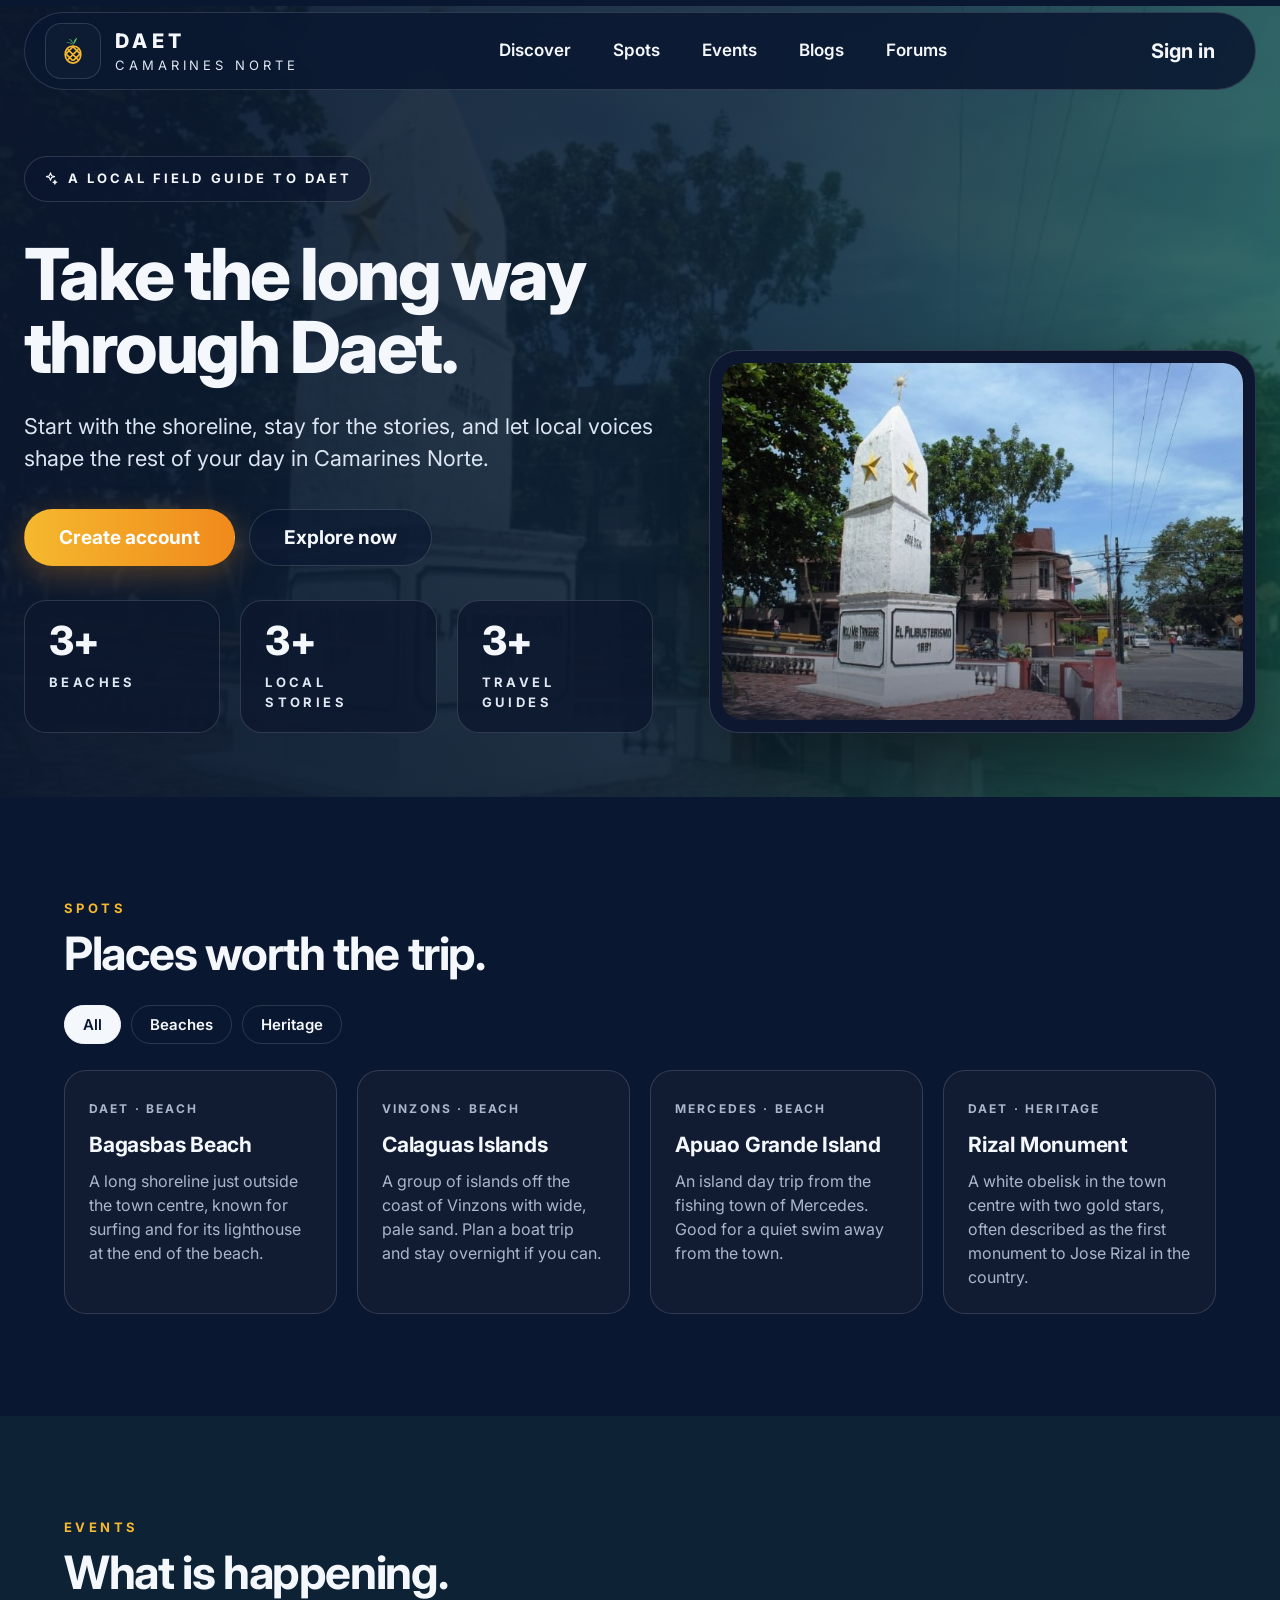
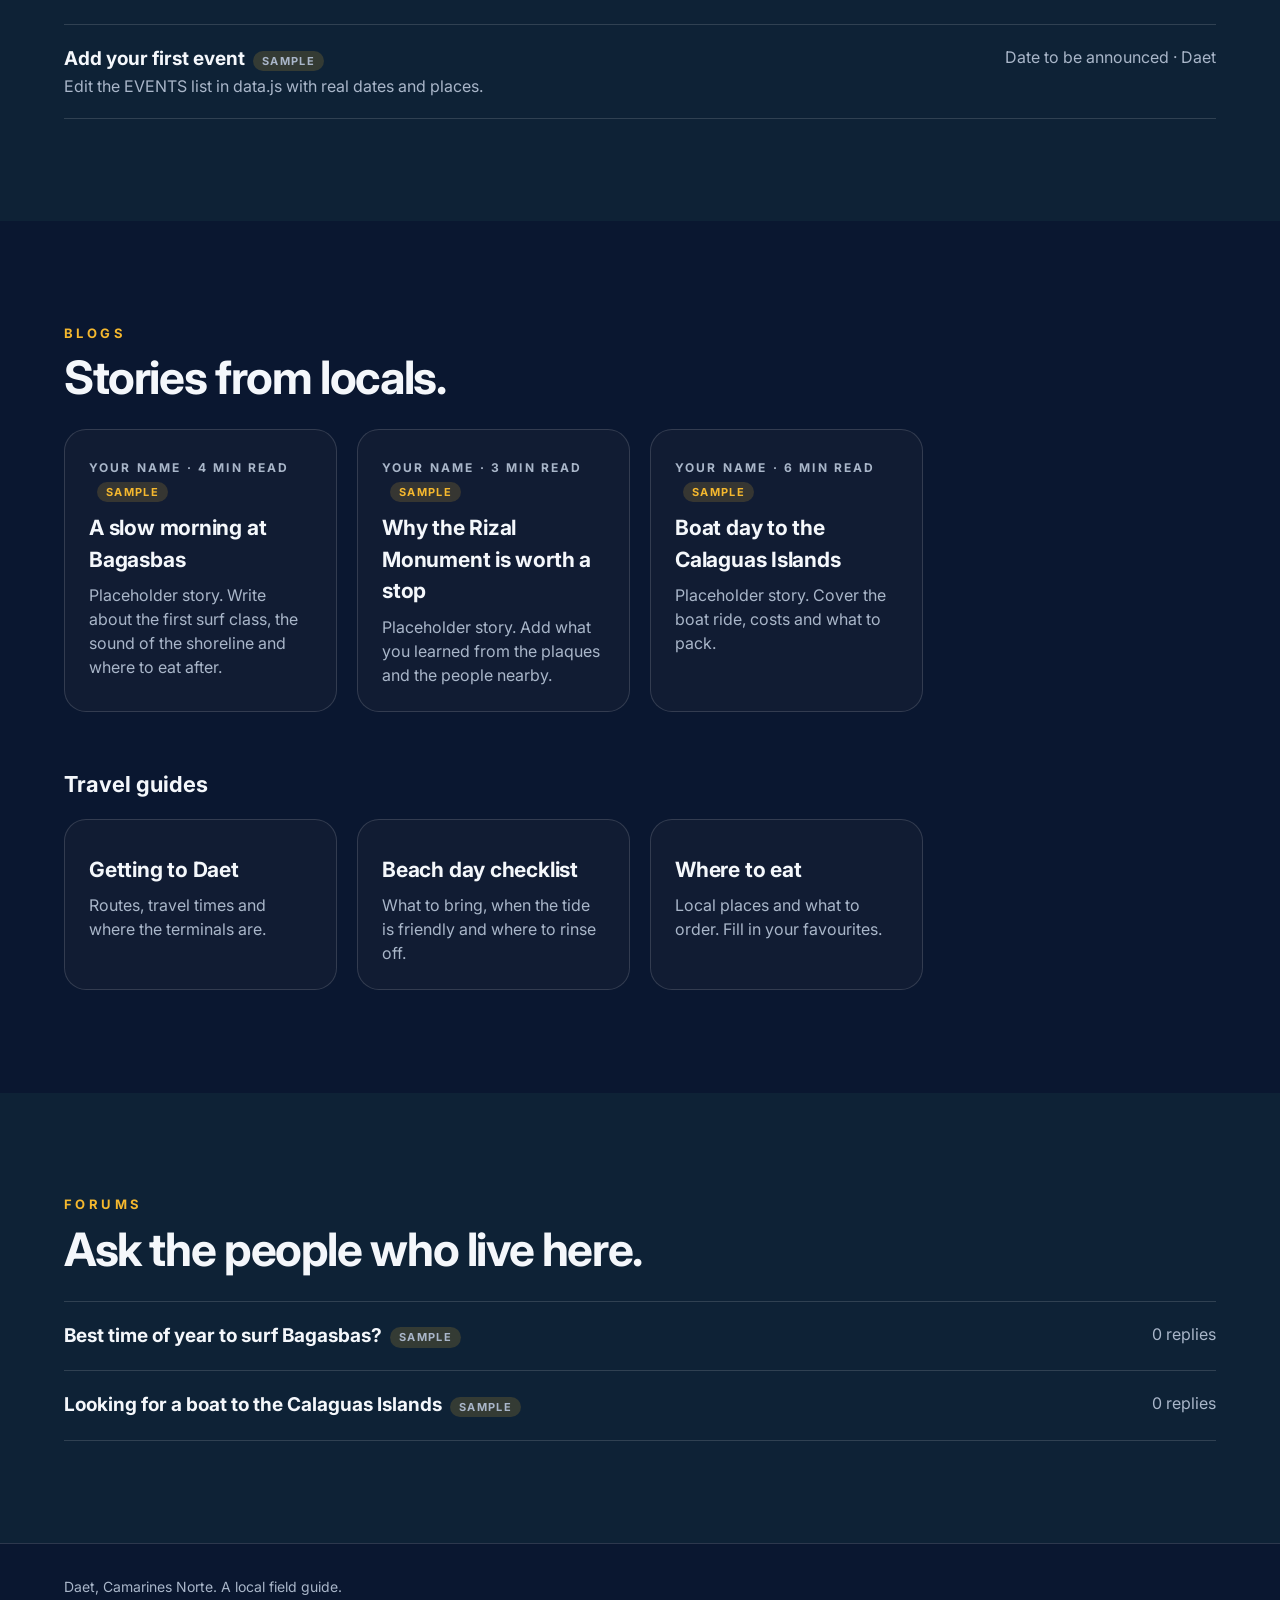
<file: daet-guide/index.html>
<!doctype html>
<html lang="en">
<head>
<meta charset="utf-8">
<meta name="viewport" content="width=device-width,initial-scale=1">
<title>Daet, Camarines Norte | A local field guide</title>
<meta name="description" content="A local field guide to Daet, Camarines Norte: beaches, heritage spots, events, stories and forums.">
<link rel="preconnect" href="https://fonts.googleapis.com">
<link rel="stylesheet" href="https://fonts.googleapis.com/css2?family=Inter:wght@400;500;600;700;800&display=swap">
<link rel="stylesheet" href="style.css">
</head>
<body>

<header class="nav-wrap">
  <nav class="nav" aria-label="Main">
    <a class="brand" href="#top" aria-label="Daet, Camarines Norte, home">
      <span class="logo" aria-hidden="true">
        <svg viewBox="0 0 48 48" width="34" height="34"><g fill="none" stroke="#f5b82e" stroke-width="2.4" stroke-linecap="round" stroke-linejoin="round"><path d="M24 17c-7 0-11 5-11 12 0 7 5 12 11 12s11-5 11-12c0-7-4-12-11-12z"/><path d="M17 22l14 14M24 18l9 9M15 29l8 8M31 22l-14 14M24 18l-9 9M33 29l-8 8"/></g><g fill="#58c26b"><path d="M24 15c-1-4-4-7-6-8 3 0 6 3 6 8z"/><path d="M24 15c1-5 3-9 6-10-1 3-2 7-6 10z"/><path d="M24 15c-3-2-7-3-10-3 3-1 8 0 10 3z"/></g></svg>
      </span>
      <span class="brand-text"><strong>DAET</strong><small>CAMARINES NORTE</small></span>
    </a>
    <ul class="links">
      <li><a href="#discover">Discover</a></li>
      <li><a href="#spots">Spots</a></li>
      <li><a href="#events">Events</a></li>
      <li><a href="#blogs">Blogs</a></li>
      <li><a href="#forums">Forums</a></li>
    </ul>
    <button class="signin" id="open-signin" type="button">Sign in</button>
  </nav>
</header>

<main id="top">
  <section class="hero" id="discover">
    <div class="hero-bg" aria-hidden="true"></div>
    <div class="hero-grid">
      <div class="hero-copy">
        <span class="pill-tag"><svg viewBox="0 0 24 24" width="15" height="15" aria-hidden="true"><path fill="none" stroke="currentColor" stroke-width="1.8" stroke-linecap="round" stroke-linejoin="round" d="M12 3l1.8 4.7L18.5 9l-4.7 1.3L12 15l-1.8-4.7L5.5 9l4.7-1.3zM19 15l.8 2.2L22 18l-2.2.8L19 21l-.8-2.2L16 18l2.2-.8z"/></svg>A local field guide to Daet</span>
        <h1>Take the long way through Daet.</h1>
        <p class="lead">Start with the shoreline, stay for the stories, and let local voices shape the rest of your day in Camarines Norte.</p>
        <div class="cta">
          <button class="btn btn-primary" id="open-create" type="button">Create account</button>
          <a class="btn btn-ghost" href="#spots">Explore now</a>
        </div>
        <dl class="stats" aria-label="Guide at a glance">
          <div class="stat"><dt>Beaches</dt><dd id="n-beaches">0</dd></div>
          <div class="stat"><dt>Local stories</dt><dd id="n-stories">0</dd></div>
          <div class="stat"><dt>Travel guides</dt><dd id="n-guides">0</dd></div>
        </dl>
      </div>
      <figure class="hero-photo">
        <img src="assets/hero.jpg" alt="The white Rizal Monument in the centre of Daet, with two gold stars and the dates 1887 and 1891 on its base" width="683" height="468">
      </figure>
    </div>
  </section>

  <section class="section" id="spots">
    <div class="wrap">
      <p class="eyebrow">Spots</p>
      <h2>Places worth the trip.</h2>
      <div class="chips" role="group" aria-label="Filter spots" id="chips"></div>
      <div class="cards" id="spot-list"></div>
    </div>
  </section>

  <section class="section alt" id="events">
    <div class="wrap">
      <p class="eyebrow">Events</p>
      <h2>What is happening.</h2>
      <ul class="rows" id="event-list"></ul>
    </div>
  </section>

  <section class="section" id="blogs">
    <div class="wrap">
      <p class="eyebrow">Blogs</p>
      <h2>Stories from locals.</h2>
      <div class="cards" id="blog-list"></div>
      <h3 class="sub">Travel guides</h3>
      <div class="cards small" id="guide-list"></div>
    </div>
  </section>

  <section class="section alt" id="forums">
    <div class="wrap">
      <p class="eyebrow">Forums</p>
      <h2>Ask the people who live here.</h2>
      <ul class="rows" id="forum-list"></ul>
    </div>
  </section>
</main>

<footer class="foot"><div class="wrap">Daet, Camarines Norte. A local field guide.</div></footer>

<dialog id="dlg" aria-labelledby="dlg-title">
  <form method="dialog" id="auth-form">
    <h2 id="dlg-title">Sign in</h2>
    <p class="note">Demo only. Your name is saved in this browser and nowhere else.</p>
    <label>Name <input name="name" required autocomplete="name"></label>
    <label>Email <input name="email" type="email" required autocomplete="email"></label>
    <div class="dlg-actions">
      <button type="button" class="btn btn-ghost" id="dlg-cancel">Cancel</button>
      <button class="btn btn-primary" value="ok">Continue</button>
    </div>
  </form>
</dialog>

<script src="data.js"></script>
<script src="app.js"></script>
</body>
</html>
</file>
<file: daet-guide/style.css>
:root{
  --navy:#0a1730;--navy2:#0e2236;--teal:#0f5a4a;--card:#111c33;--line:rgba(255,255,255,.14);
  --fg:#f4f7fb;--muted:#a9b6c9;--amber:#f5b82e;--orange:#f08a1c;
  --font:"Inter",system-ui,-apple-system,"Segoe UI",Roboto,Arial,sans-serif;
}
*{box-sizing:border-box}
html{scroll-behavior:smooth;scroll-padding-top:96px}
body{margin:0;font-family:var(--font);color:var(--fg);background:var(--navy);line-height:1.5}
a{color:inherit}
:focus-visible{outline:2px solid var(--amber);outline-offset:3px}
.wrap{max-width:1200px;margin:0 auto;padding:0 24px}

/* nav */
.nav-wrap{position:sticky;top:0;z-index:20;padding:12px 24px 0}
.nav{max-width:1500px;margin:0 auto;display:flex;align-items:center;gap:20px;padding:10px 36px 10px 20px;border:1px solid var(--line);border-radius:999px;background:rgba(10,23,48,.88);backdrop-filter:blur(10px)}
.brand{display:flex;align-items:center;gap:14px;text-decoration:none}
.logo{display:grid;place-items:center;width:56px;height:56px;border-radius:16px;background:#0d1b33;border:1px solid var(--line)}
.brand-text{display:flex;flex-direction:column;line-height:1.1}
.brand-text strong{font-size:20px;letter-spacing:.22em;font-weight:800}
.brand-text small{font-size:13px;letter-spacing:.3em;color:#dfe7f3;margin-top:6px}
.links{display:flex;gap:42px;list-style:none;margin:0 auto;padding:0}
.links a{text-decoration:none;font-weight:600;font-size:17px}
.links a:hover{color:var(--amber)}
.signin{background:none;border:0;color:var(--fg);font:700 20px var(--font);cursor:pointer;padding:6px 4px}
.signin:hover{color:var(--amber)}

/* hero */
.hero{position:relative;margin-top:-84px;padding:150px 24px 64px;overflow:hidden;isolation:isolate}
.hero-bg{position:absolute;inset:0;z-index:-1;background:
  linear-gradient(100deg,rgba(10,23,48,.94) 0%,rgba(11,34,56,.86) 55%,rgba(15,90,74,.78) 100%),
  url("assets/hero.jpg") center/cover;filter:saturate(.9)}
.hero-grid{max-width:1500px;margin:0 auto;display:grid;grid-template-columns:minmax(0,1.15fr) minmax(0,1fr);gap:56px;align-items:end}
.pill-tag{display:inline-flex;align-items:center;gap:10px;padding:12px 18px;border:1px solid var(--line);border-radius:999px;background:rgba(10,23,48,.6);font-size:13px;font-weight:700;letter-spacing:.24em;text-transform:uppercase}
h1{font-size:clamp(40px,5.6vw,76px);line-height:1.02;letter-spacing:-.035em;font-weight:800;margin:36px 0 26px;max-width:12ch}
.lead{font-size:clamp(18px,1.7vw,24px);color:#dbe5f2;max-width:34em;margin:0 0 34px}
.cta{display:flex;flex-wrap:wrap;gap:14px;margin-bottom:34px}
.btn{display:inline-block;border-radius:999px;padding:16px 34px;font:700 19px var(--font);text-decoration:none;cursor:pointer;border:1px solid transparent}
.btn-primary{background:linear-gradient(90deg,var(--amber),var(--orange));color:#fff;box-shadow:0 8px 30px rgba(240,138,28,.3)}
.btn-primary:hover{filter:brightness(1.07)}
.btn-ghost{border-color:var(--line);background:rgba(10,23,48,.55);color:var(--fg)}
.btn-ghost:hover{border-color:var(--amber)}
.stats{display:grid;grid-template-columns:repeat(3,minmax(0,1fr));gap:20px;margin:0;max-width:640px}
.stat{padding:20px 24px;border:1px solid var(--line);border-radius:22px;background:rgba(13,24,46,.82)}
.stat dd{margin:0;font-size:40px;font-weight:800;letter-spacing:-.02em;line-height:1}
.stat dt{order:2;margin-top:12px;font-size:13px;font-weight:700;letter-spacing:.26em;text-transform:uppercase;color:#dfe7f3}
.stat{display:flex;flex-direction:column}
.hero-photo{margin:0;padding:12px;border-radius:30px;background:#0d1730;border:1px solid var(--line);box-shadow:0 30px 80px rgba(0,0,0,.45)}
.hero-photo img{display:block;width:100%;height:auto;border-radius:20px}

/* sections */
.section{padding:clamp(56px,8vw,110px) 0;background:var(--navy)}
.section.alt{background:var(--navy2)}
.eyebrow{margin:0 0 10px;font-size:13px;font-weight:700;letter-spacing:.26em;text-transform:uppercase;color:var(--amber)}
h2{margin:0 0 28px;font-size:clamp(28px,3.6vw,46px);letter-spacing:-.03em;line-height:1.05}
.sub{margin:56px 0 18px;font-size:22px}
.chips{display:flex;flex-wrap:wrap;gap:10px;margin-bottom:26px}
.chip{border:1px solid var(--line);background:none;color:var(--fg);padding:9px 18px;border-radius:999px;font:600 15px var(--font);cursor:pointer}
.chip[aria-pressed="true"]{background:var(--fg);color:var(--navy);border-color:var(--fg)}
.cards{display:grid;grid-template-columns:repeat(auto-fill,minmax(260px,1fr));gap:20px}
.cards.small{grid-template-columns:repeat(auto-fill,minmax(220px,1fr))}
.card{position:relative;padding:24px;border:1px solid var(--line);border-radius:22px;background:var(--card)}
.card h3{margin:10px 0 8px;font-size:21px;letter-spacing:-.01em}
.card p{margin:0;color:var(--muted)}
.meta{font-size:12px;font-weight:700;letter-spacing:.18em;text-transform:uppercase;color:var(--muted)}
.badge{display:inline-block;margin-left:8px;padding:2px 9px;border-radius:999px;background:rgba(245,184,46,.16);color:var(--amber);font-size:11px;font-weight:700;letter-spacing:.12em;text-transform:uppercase;vertical-align:middle}
.rows{list-style:none;margin:0;padding:0;border-top:1px solid var(--line)}
.rows li{display:flex;flex-wrap:wrap;justify-content:space-between;gap:6px 24px;padding:20px 0;border-bottom:1px solid var(--line)}
.rows strong{font-size:19px}
.rows span{color:var(--muted)}
.empty{color:var(--muted)}

.foot{padding:32px 0;background:var(--navy);border-top:1px solid var(--line);color:var(--muted);font-size:14px}

/* dialog */
dialog{border:1px solid var(--line);border-radius:22px;background:var(--card);color:var(--fg);padding:28px;width:min(420px,92vw)}
dialog::backdrop{background:rgba(0,0,0,.6)}
dialog h2{margin-bottom:8px}
.note{margin:0 0 18px;color:var(--muted);font-size:14px}
dialog label{display:block;margin-bottom:14px;font-size:13px;font-weight:700;letter-spacing:.12em;text-transform:uppercase;color:var(--muted)}
dialog input{display:block;width:100%;margin-top:6px;padding:12px 14px;border-radius:12px;border:1px solid var(--line);background:var(--navy);color:var(--fg);font:500 16px var(--font)}
.dlg-actions{display:flex;justify-content:flex-end;gap:10px;margin-top:8px}
.dlg-actions .btn{padding:12px 24px;font-size:16px}

@media (max-width:1000px){
  .links{gap:22px}
  .links a{font-size:15px}
  .hero-grid{grid-template-columns:1fr}
  .hero{padding-top:130px}
}
@media (max-width:760px){
  .nav-wrap{padding:8px 12px 0}
  .nav{flex-wrap:wrap;border-radius:28px;padding:10px 16px;gap:8px 14px}
  .signin{margin-left:auto;font-size:17px}
  .links{order:3;width:100%;justify-content:space-between;gap:8px;overflow-x:auto}
  .logo{width:46px;height:46px}
  .brand-text strong{font-size:17px}
  .brand-text small{font-size:11px}
  .hero{margin-top:-130px;padding-top:180px}
  .stats{gap:10px}
  .stat{padding:14px}
  .stat dd{font-size:30px}
  .stat dt{font-size:10px;letter-spacing:.16em}
}
@media (prefers-reduced-motion:reduce){html{scroll-behavior:auto}}
</file>
